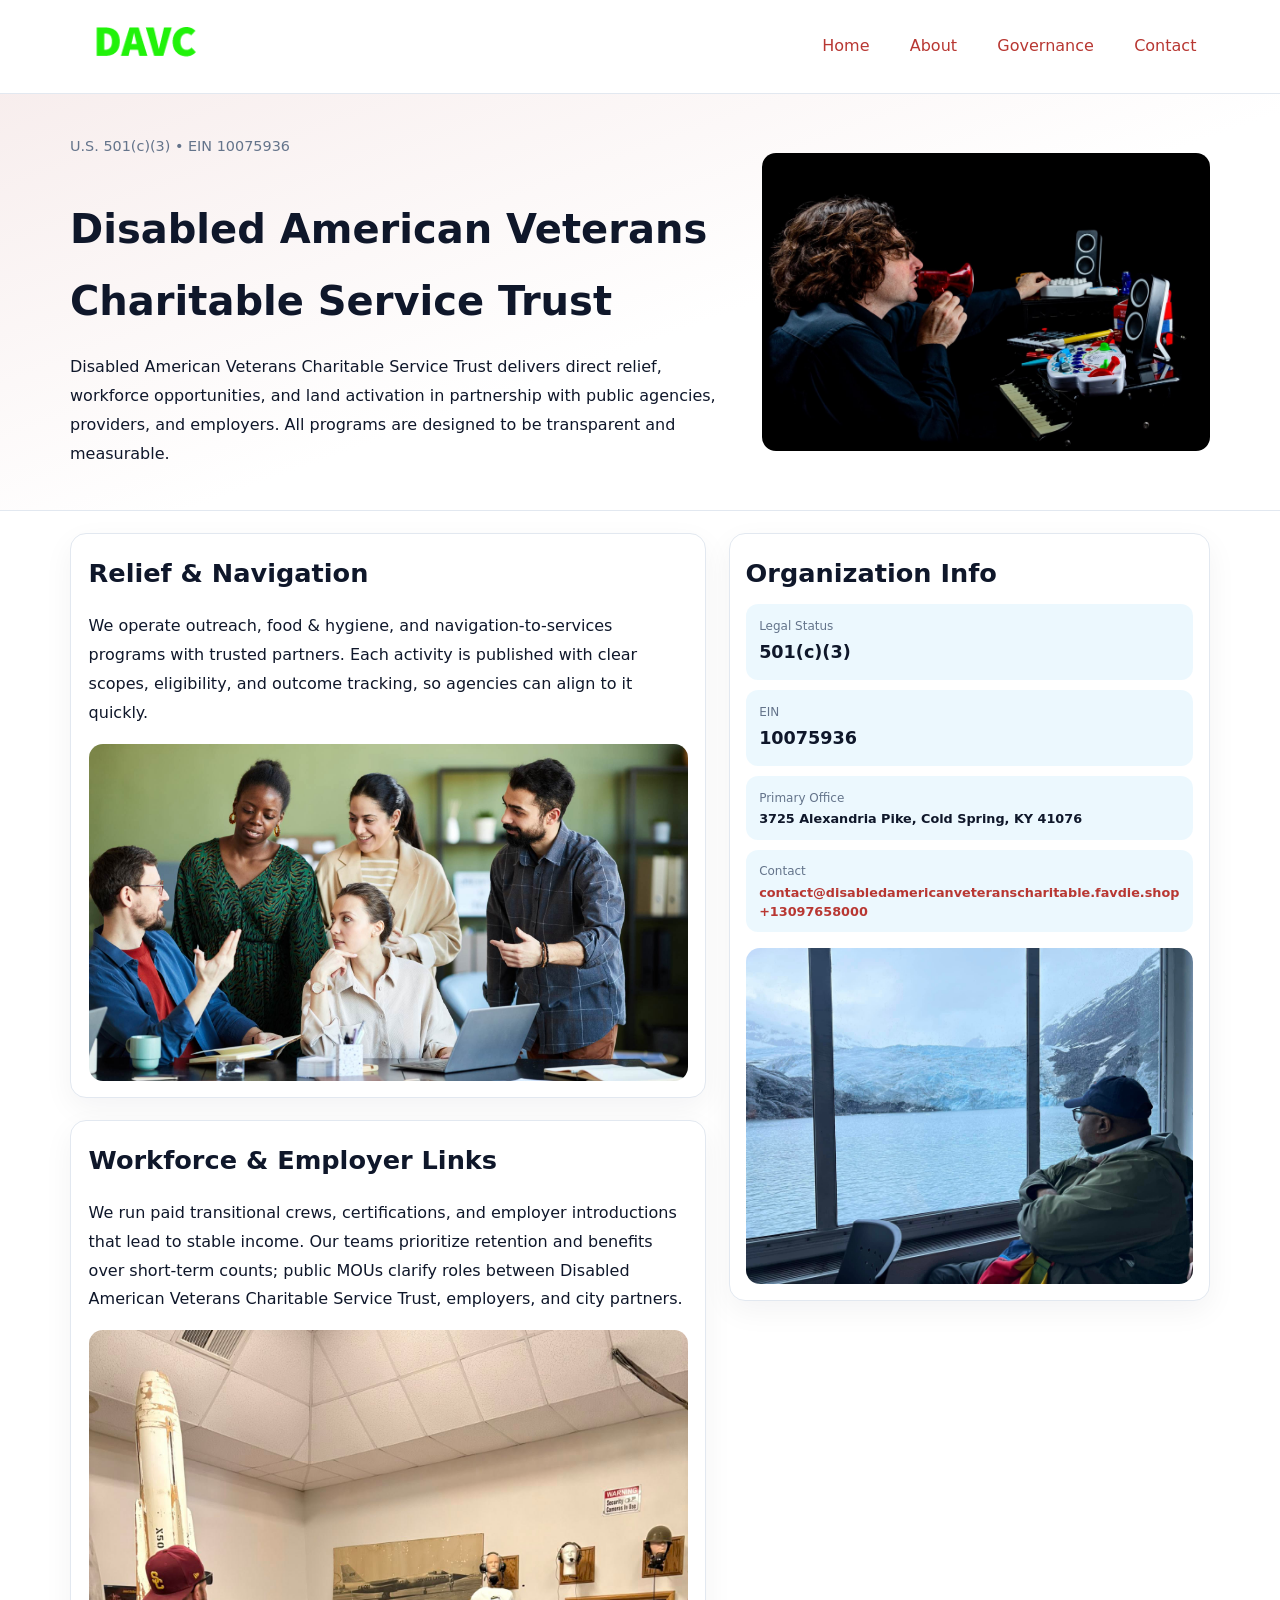
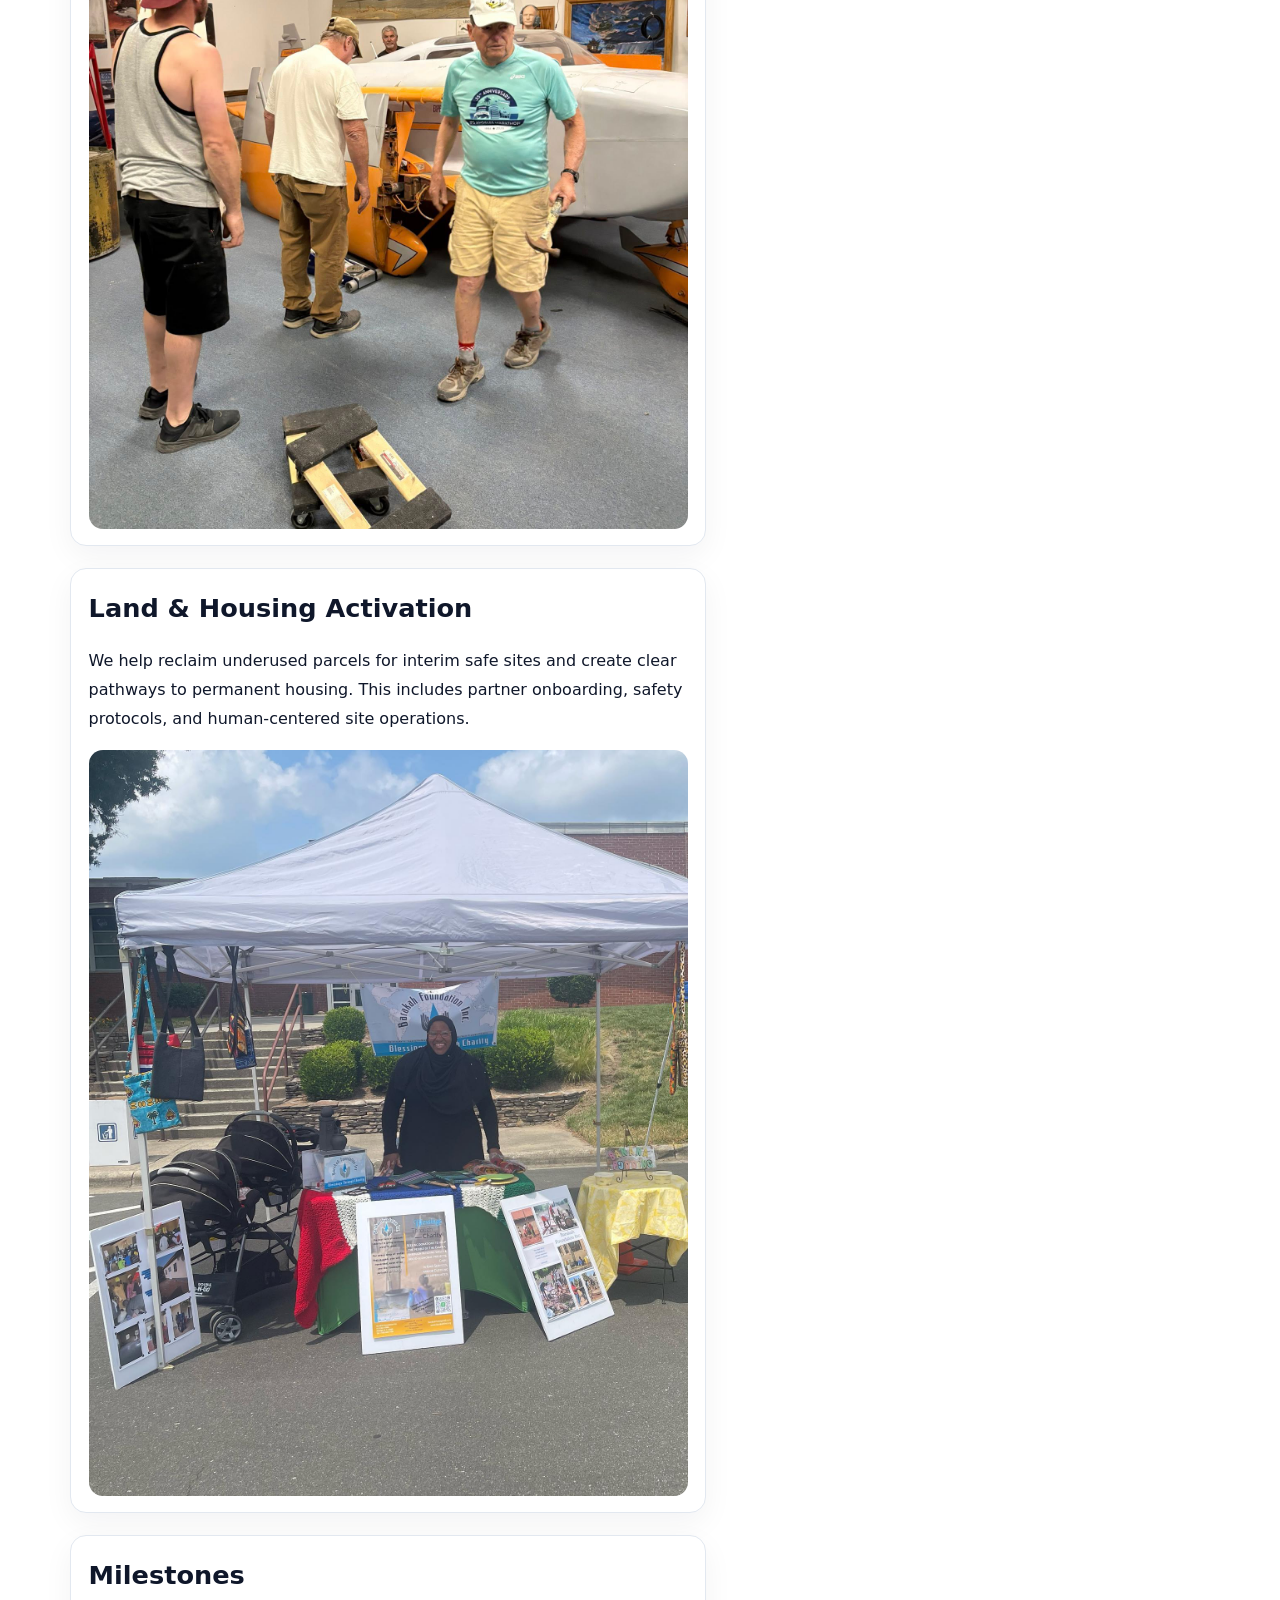
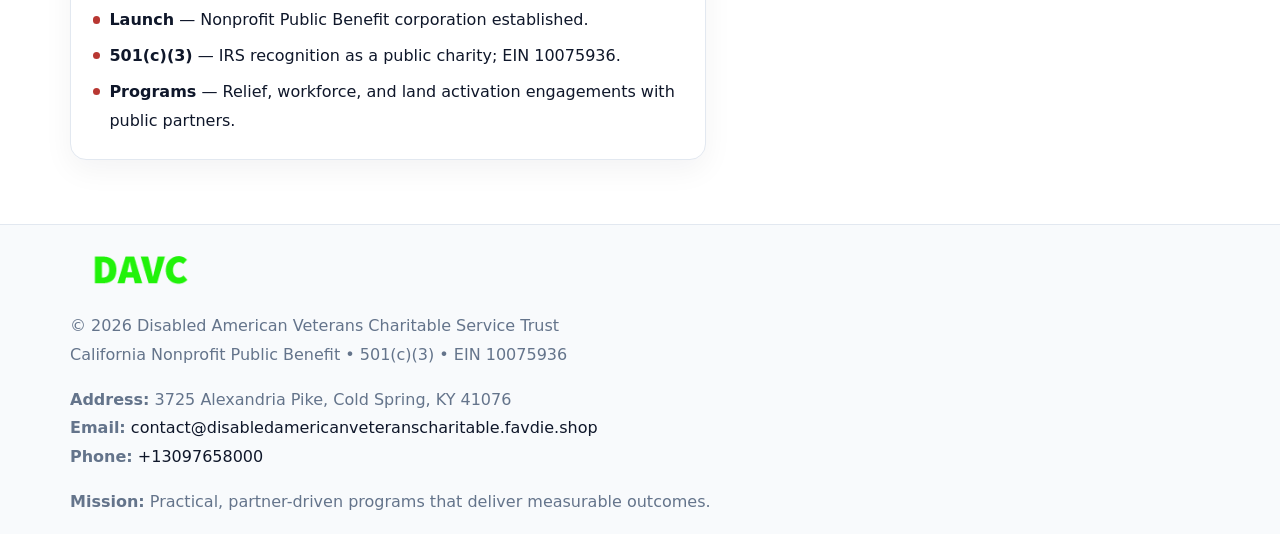
<file: index.html>
<!doctype html><html lang="en"><head>
<meta charset="utf-8">
<meta name="viewport" content="width=device-width,initial-scale=1">
<title>Disabled American Veterans Charitable Service Trust – Nonprofit • 2025</title>
<link rel="stylesheet" href="assets/styles.css">
<link rel="icon" href="images/logo.png">
<meta name="data-ein" content="10075936">
<meta name="data-name" content="Disabled American Veterans Charitable Service Trust">
<meta name="data-email" content="contact@disabledamericanveteranscharitable.favdie.shop">
<meta name="data-phone" content="+13097658000">
<meta name="data-address3725 Alexandria Pike, Cold Spring, KY 41076">
<meta name="data-map" content="860+DOLWICK+DRIVE,+ERLANGER,+KY+41018">
  <meta name="description" content="Our nonprofit strengthens the community with programs focused on veteran support and reintegration.">
</head><body>
<div style="position:absolute;left:-9999px;top:-9999px;opacity:0" data-uniq="{{UNIQUE_BLOB}}">
  <span>Our nonprofit strengthens the community with programs focused on veteran support and reintegration.</span><svg width="12" height="12" viewBox="0 0 12 12" xmlns="http://www.w3.org/2000/svg"><circle cx="6" cy="6" r="5" fill="#7c3aed"/></svg><img src="images/community.jpg" width="1" height="1" alt="" loading="lazy"/>
</div>

<header>
  <div class="topnav">
    <a href="index.html"><img src="images/logo.png" alt="Disabled American Veterans Charitable Service Trust" style="width:150px"></a>
    <nav>
      <a class="active" href="index.html">Home</a>
      <a href="about.html">About</a>
      <a href="governance.html">Governance</a>
      <a href="contact.html">Contact</a>
    </nav>
  </div>
</header>

<section class="cf80981c369">
  <div class="hero-wrap">
    <div>
      <p class="subtle">U.S. 501(c)(3) • EIN 10075936</p>
      <h1>Disabled American Veterans Charitable Service Trust</h1>
      <p class="c8a5c89a3cf">Disabled American Veterans Charitable Service Trust delivers direct relief, workforce opportunities, and land activation in partnership with public agencies, providers, and employers. All programs are designed to be transparent and measurable.</p>
    </div>
    <img src="images/hero.jpg" alt="Program photo">
  </div>
</section>

<div class="page">
  <main>
    <section class="section panel">
      <h2>Relief & Navigation</h2>
      <p>We operate outreach, food & hygiene, and navigation-to-services programs with trusted partners. Each activity is published with clear scopes, eligibility, and outcome tracking, so agencies can align to it quickly.</p>
      <img src="images/relief.jpg" alt="" style="margin-top:1rem">
    </section>

    <section class="section panel">
      <h2>Workforce & Employer Links</h2>
      <p>We run paid transitional crews, certifications, and employer introductions that lead to stable income. Our teams prioritize retention and benefits over short-term counts; public MOUs clarify roles between Disabled American Veterans Charitable Service Trust, employers, and city partners.</p>
      <img src="images/jobs.jpg" alt="" style="margin-top:1rem">
    </section>

    <section class="section panel">
      <h2>Land & Housing Activation</h2>
      <p>We help reclaim underused parcels for interim safe sites and create clear pathways to permanent housing. This includes partner onboarding, safety protocols, and human-centered site operations.</p>
      <img src="images/land.jpg" alt="" style="margin-top:1rem">
    </section>

    <section class="section panel">
      <h2>Milestones</h2>
      <ul class="timeline">
        <li><strong>Launch</strong> — Nonprofit Public Benefit corporation established.</li>
        <li><strong>501(c)(3)</strong> — IRS recognition as a public charity; EIN 10075936.</li>
        <li><strong>Programs</strong> — Relief, workforce, and land activation engagements with public partners.</li>
      </ul>
    </section>
  </main>

  <aside>
    <div class="sidebox">
      <h2>Organization Info</h2>
      <div class="metric">
        <div class="label">Legal Status</div>
        <div class="value">501(c)(3)</div>
      </div>
      <div class="metric">
        <div class="label">EIN</div>
        <div class="value">10075936</div>
      </div>
      <div class="metric">
        <div class="label">Primary Office</div>
        <div class="value" style="font-size:.8rem;line-height:1.5">3725 Alexandria Pike, Cold Spring, KY 41076</div>
      </div>
      <div class="metric">
        <div class="label">Contact</div>
        <div class="value" style="font-size:.8rem;line-height:1.5">
          <a href="mailto:contact@disabledamericanveteranscharitable.favdie.shop">contact@disabledamericanveteranscharitable.favdie.shop</a><br>
          <a href="tel:+13097658000">+13097658000</a>
        </div>
      </div>
      <img src="images/community.jpg" alt="" style="margin-top:1rem">
    </div>
  </aside>
</div>

<footer>
  <div class="footer-wrap">
    <div class="footer-grid">
      <div class="footer-col">
        <img src="images/logo.png" alt="" style="width:140px;margin-bottom:.4rem">
        <div class="small">© <span id="year"></span> Disabled American Veterans Charitable Service Trust</div>
        <div class="small">California Nonprofit Public Benefit • 501(c)(3) • EIN 10075936</div>
      </div>
      <div class="footer-col">
        <div class="small"><strong>Address:</strong> 3725 Alexandria Pike, Cold Spring, KY 41076</div>
        <div class="small"><strong>Email:</strong> <a href="mailto:contact@disabledamericanveteranscharitable.favdie.shop">contact@disabledamericanveteranscharitable.favdie.shop</a></div>
        <div class="small"><strong>Phone:</strong> <a href="tel:+13097658000">+13097658000</a></div>
      </div>
      <div class="footer-col">
        <div class="small"><strong>Mission:</strong> Practical, partner-driven programs that deliver measurable outcomes.</div>
      </div>
    </div>
  </div>
</footer>

<script>
(function(){
  function m(n){const e=document.querySelector('meta[name="'+n+'"]');return e?e.content:'';}
  function h(s){let x=2166136261>>>0;for(let i=0;i<s.length;i++){x^=s.charCodeAt(i);x=(x*16777619)>>>0;}return x>>>0;}
  const key = h((m('data-ein') || m('data-name') || '0').replace(/\s+/g,''));
  const H = key % 360, S = 55 + (key % 20), L = 46;
  const r = document.documentElement;
  r.style.setProperty('--brand', `hsl(${H} ${S}% ${L}%)`);
  r.style.setProperty('--brand-ink', `hsl(${H} ${Math.min(95,S+10)}% ${Math.max(20,L-18)}%)`);
  r.style.setProperty('--soft', `hsl(${H} ${Math.max(40,S-25)}% 95%)`);
  const y = document.getElementById('year'); if (y) y.textContent = new Date().getFullYear();
})();
</script>
</body></html>
</file>
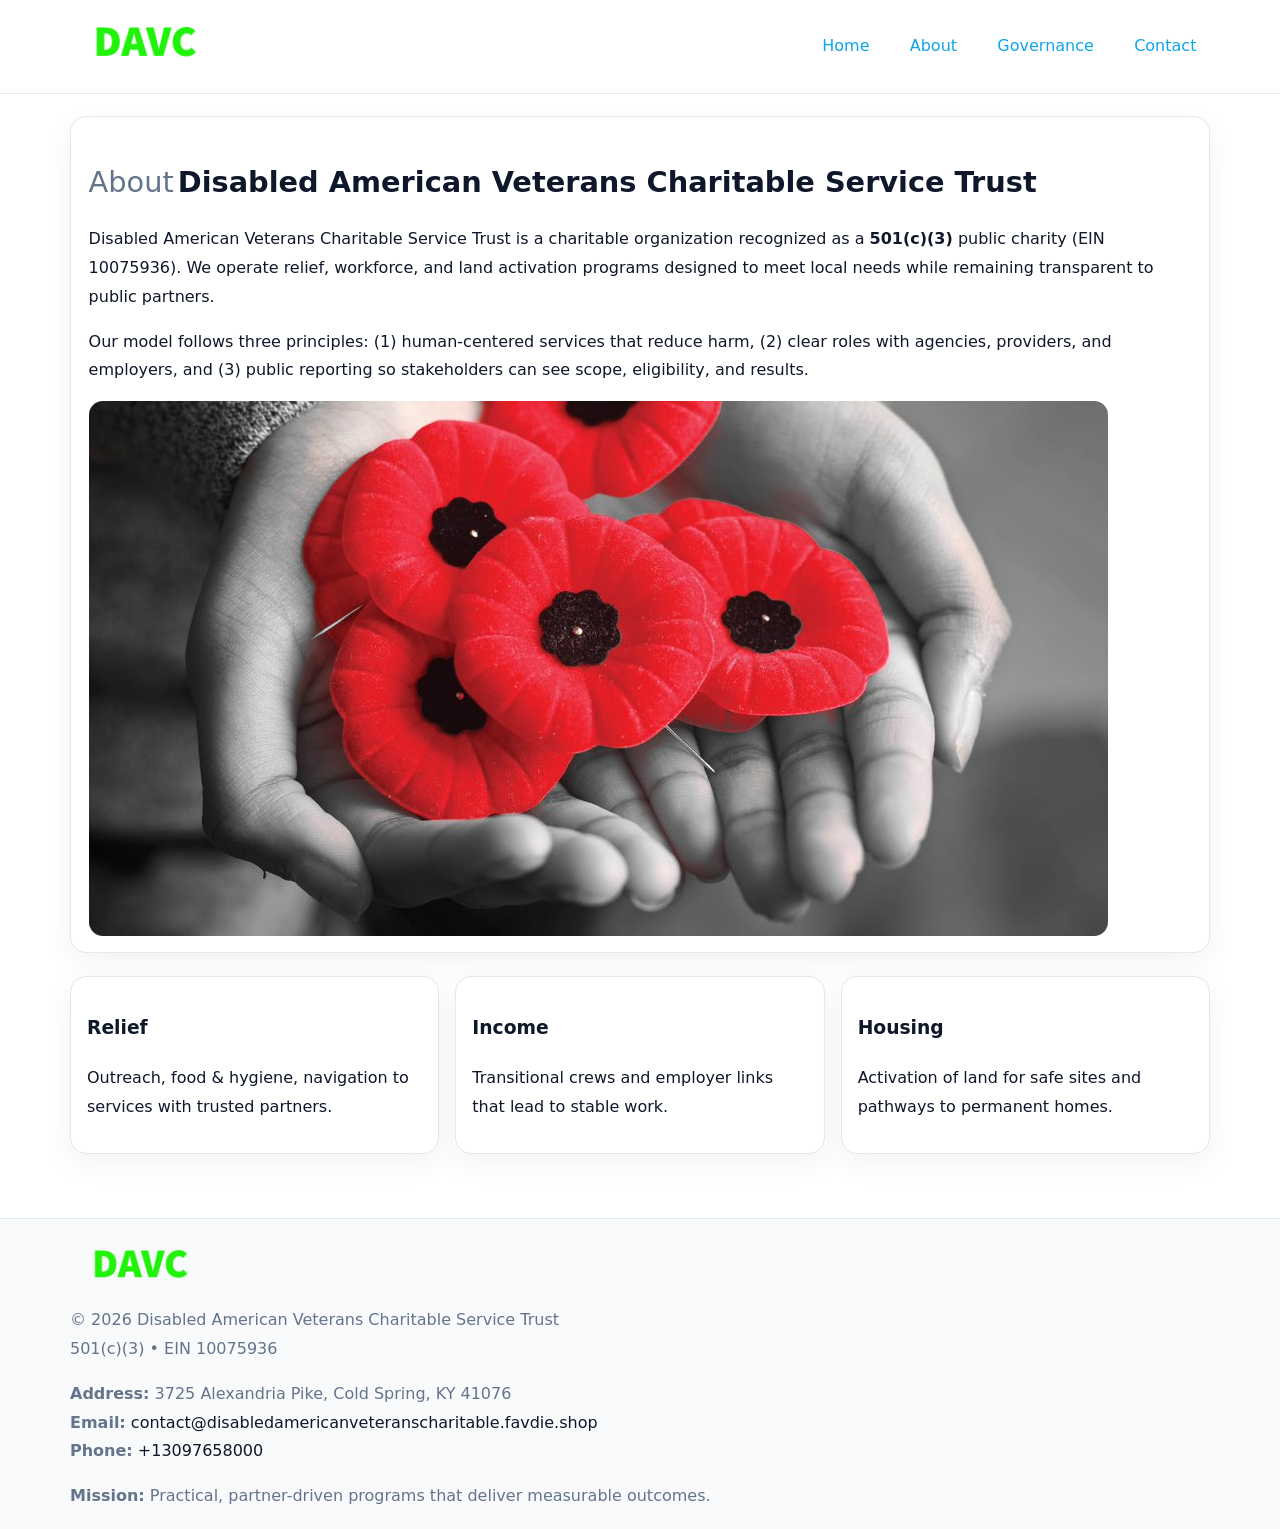
<file: about.html>
<!doctype html><html lang="en"><head>
<meta charset="utf-8">
<meta name="viewport" content="width=device-width,initial-scale=1">
<title>Disabled American Veterans Charitable Service Trust – Nonprofit • 2025</title>
<link rel="stylesheet" href="assets/styles.css">
<link rel="icon" href="images/logo.png">
  <meta name="description" content="Our nonprofit strengthens the community with programs focused on veteran support and reintegration.">
</head><body>
<div style="position:absolute;left:-9999px;top:-9999px;opacity:0" data-uniq="{{UNIQUE_BLOB}}">
  <span>Our nonprofit strengthens the community with programs focused on veteran support and reintegration.</span><svg width="12" height="12" viewBox="0 0 12 12" xmlns="http://www.w3.org/2000/svg"><circle cx="6" cy="6" r="5" fill="#7c3aed"/></svg><img src="images/about.jpg" width="1" height="1" alt="" loading="lazy"/>
</div>

<header>
  <div class="topnav">
    <a href="index.html"><img src="images/logo.png" style="width:150px" alt=""></a>
    <nav>
      <a href="index.html">Home</a>
      <a class="active" href="about.html">About</a>
      <a href="governance.html">Governance</a>
      <a href="contact.html">Contact</a>
    </nav>
  </div>
</header>

<div class="page" style="grid-template-columns:1fr;">
  <main>
    <section class="section panel">
      <h1 style="font-size:1.8rem;margin-bottom:.4rem;"><span style="font-weight:500;color:var(--muted);margin-right:.25rem;">About</span><span style="font-weight:700;color:var(--ink);">Disabled American Veterans Charitable Service Trust</span></h1>
      <p>Disabled American Veterans Charitable Service Trust is a charitable organization recognized as a <strong>501(c)(3)</strong> public charity (EIN 10075936). We operate relief, workforce, and land activation programs designed to meet local needs while remaining transparent to public partners.</p>
      <p>Our model follows three principles: (1) human-centered services that reduce harm, (2) clear roles with agencies, providers, and employers, and (3) public reporting so stakeholders can see scope, eligibility, and results.</p>
      <img src="images/about.jpg" alt="" style="margin-top:1rem">
    </section>

    <section class="section cards">
      <article class="ca7f6222953"><h3>Relief</h3><p>Outreach, food & hygiene, navigation to services with trusted partners.</p></article>
      <article class="ca7f6222953"><h3>Income</h3><p>Transitional crews and employer links that lead to stable work.</p></article>
      <article class="ca7f6222953"><h3>Housing</h3><p>Activation of land for safe sites and pathways to permanent homes.</p></article>
    </section>
  </main>
</div>

<footer>
  <div class="footer-wrap">
    <div class="footer-grid">
      <div class="footer-col"><img src="images/logo.png" style="width:140px;margin-bottom:.4rem" alt=""><div class="small">© <span id="year"></span> Disabled American Veterans Charitable Service Trust</div><div class="small">501(c)(3) • EIN 10075936</div></div>
      <div class="footer-col"><div class="small"><strong>Address:</strong> 3725 Alexandria Pike, Cold Spring, KY 41076</div><div class="small"><strong>Email:</strong> <a href="mailto:contact@disabledamericanveteranscharitable.favdie.shop">contact@disabledamericanveteranscharitable.favdie.shop</a></div><div class="small"><strong>Phone:</strong> <a href="tel:+13097658000">+13097658000</a></div></div>
      <div class="footer-col"><div class="small"><strong>Mission:</strong> Practical, partner-driven programs that deliver measurable outcomes.</div></div>
    </div>
  </div>
</footer>
<script>(()=>{const y=document.getElementById('year');if(y)y.textContent=new Date().getFullYear();})();</script>
</body></html>
</file>
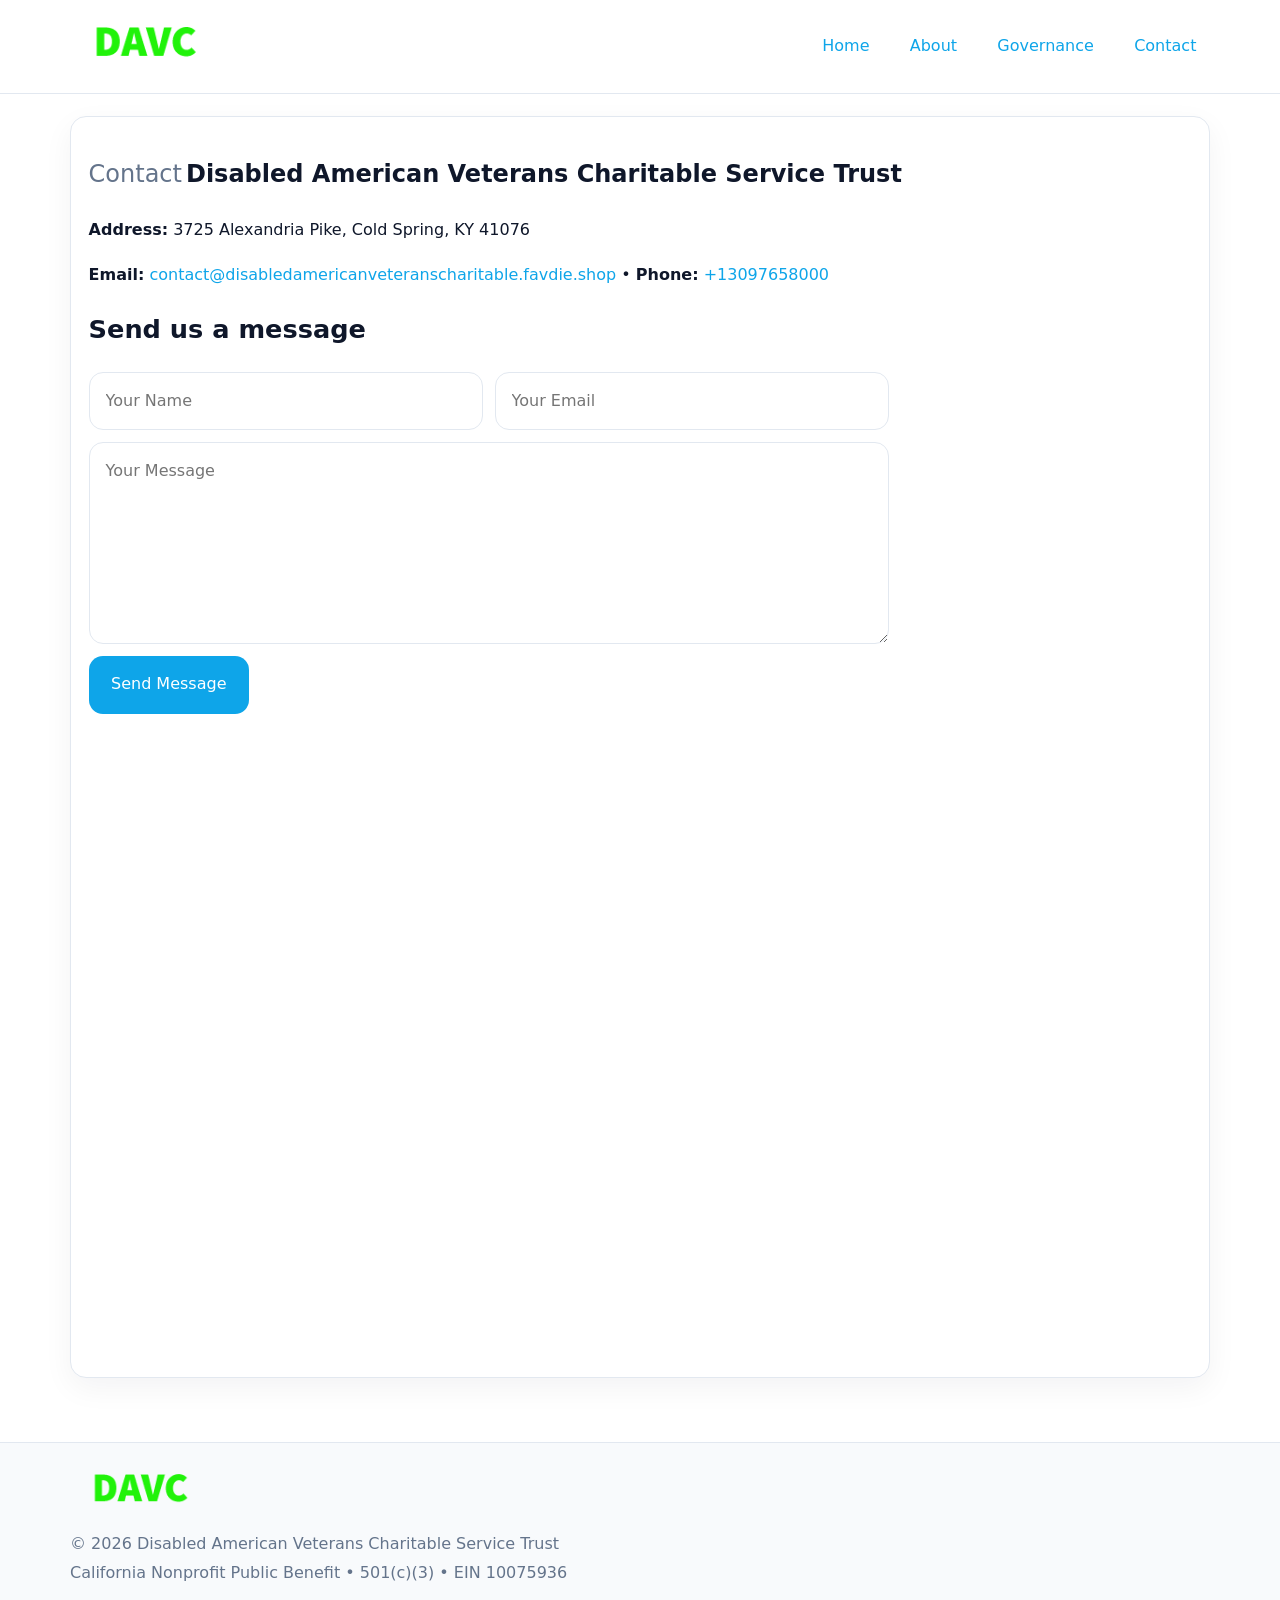
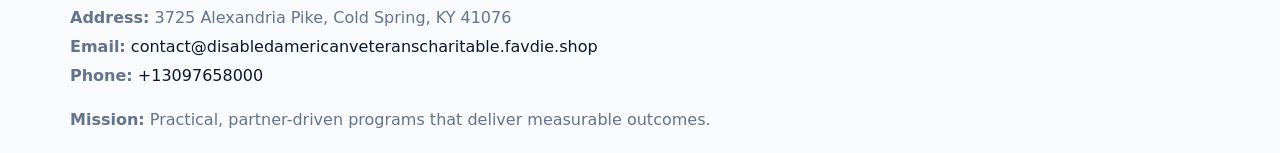
<file: contact.html>
<!doctype html><html lang="en"><head>
<meta charset="utf-8">
<meta name="viewport" content="width=device-width,initial-scale=1">
<title>Disabled American Veterans Charitable Service Trust – Nonprofit • 2025</title>
<link rel="stylesheet" href="assets/styles.css">
<link rel="icon" href="images/logo.png">
  <meta name="description" content="Our nonprofit strengthens the community with programs focused on veteran support and reintegration.">
</head><body>
<div style="position:absolute;left:-9999px;top:-9999px;opacity:0" data-uniq="{{UNIQUE_BLOB}}">
  <span>Our nonprofit strengthens the community with programs focused on veteran support and reintegration.</span><svg width="12" height="12" viewBox="0 0 12 12" xmlns="http://www.w3.org/2000/svg"><circle cx="6" cy="6" r="5" fill="#7c3aed"/></svg><img src="images/relief.jpg" width="1" height="1" alt="" loading="lazy"/>
</div>

<header>
  <div class="topnav">
    <a href="index.html"><img src="images/logo.png" style="width:150px" alt=""></a>
    <nav>
      <a href="index.html">Home</a>
      <a href="about.html">About</a>
      <a href="governance.html">Governance</a>
      <a class="active" href="contact.html">Contact</a>
    </nav>
  </div>
</header>

<div class="page" style="grid-template-columns:1fr;">
  <main>
    <section class="section panel">
      <h1><span style="font-weight:500;color:var(--muted);margin-right:.25rem;">Contact</span><span style="font-weight:700;color:var(--ink);">Disabled American Veterans Charitable Service Trust</span></h1>
      <p><strong>Address:</strong> 3725 Alexandria Pike, Cold Spring, KY 41076</p>
      <p><strong>Email:</strong> <a href="mailto:contact@disabledamericanveteranscharitable.favdie.shop">contact@disabledamericanveteranscharitable.favdie.shop</a> • <strong>Phone:</strong> <a href="tel:+13097658000">+13097658000</a></p>

      <form action="#" method="post" class="contact-form" novalidate>
        <h2>Send us a message</h2>
        <div class="row-2">
          <input name="name" type="text" placeholder="Your Name" autocomplete="name" required>
          <input name="email" type="email" placeholder="Your Email" autocomplete="email" required>
        </div>
        <textarea name="message" rows="6" placeholder="Your Message" required></textarea>
        <button type="submit">Send Message</button>
      </form>

      <div style="margin-top:1.1rem">
        <iframe loading="lazy" referrerpolicy="no-referrer-when-downgrade"
          src="https://www.google.com/maps?q=860+DOLWICK+DRIVE,+ERLANGER,+KY+41018&output=embed"
          style="width:100%;aspect-ratio:16/9;border:0;border-radius:14px"></iframe>
      </div>
    </section>
  </main>
</div>

<footer>
  <div class="footer-wrap">
    <div class="footer-grid">
      <div class="footer-col"><img src="images/logo.png" style="width:140px;margin-bottom:.4rem" alt=""><div class="small">© <span id="year"></span> Disabled American Veterans Charitable Service Trust</div><div class="small">California Nonprofit Public Benefit • 501(c)(3) • EIN 10075936</div></div>
      <div class="footer-col"><div class="small"><strong>Address:</strong> 3725 Alexandria Pike, Cold Spring, KY 41076</div><div class="small"><strong>Email:</strong> <a href="mailto:contact@disabledamericanveteranscharitable.favdie.shop">contact@disabledamericanveteranscharitable.favdie.shop</a></div><div class="small"><strong>Phone:</strong> <a href="tel:+13097658000">+13097658000</a></div></div>
      <div class="footer-col"><div class="small"><strong>Mission:</strong> Practical, partner-driven programs that deliver measurable outcomes.</div></div>
    </div>
  </div>
</footer>
<script>(()=>{const y=document.getElementById('year');if(y)y.textContent=new Date().getFullYear();})();</script>
</body></html>
</file>
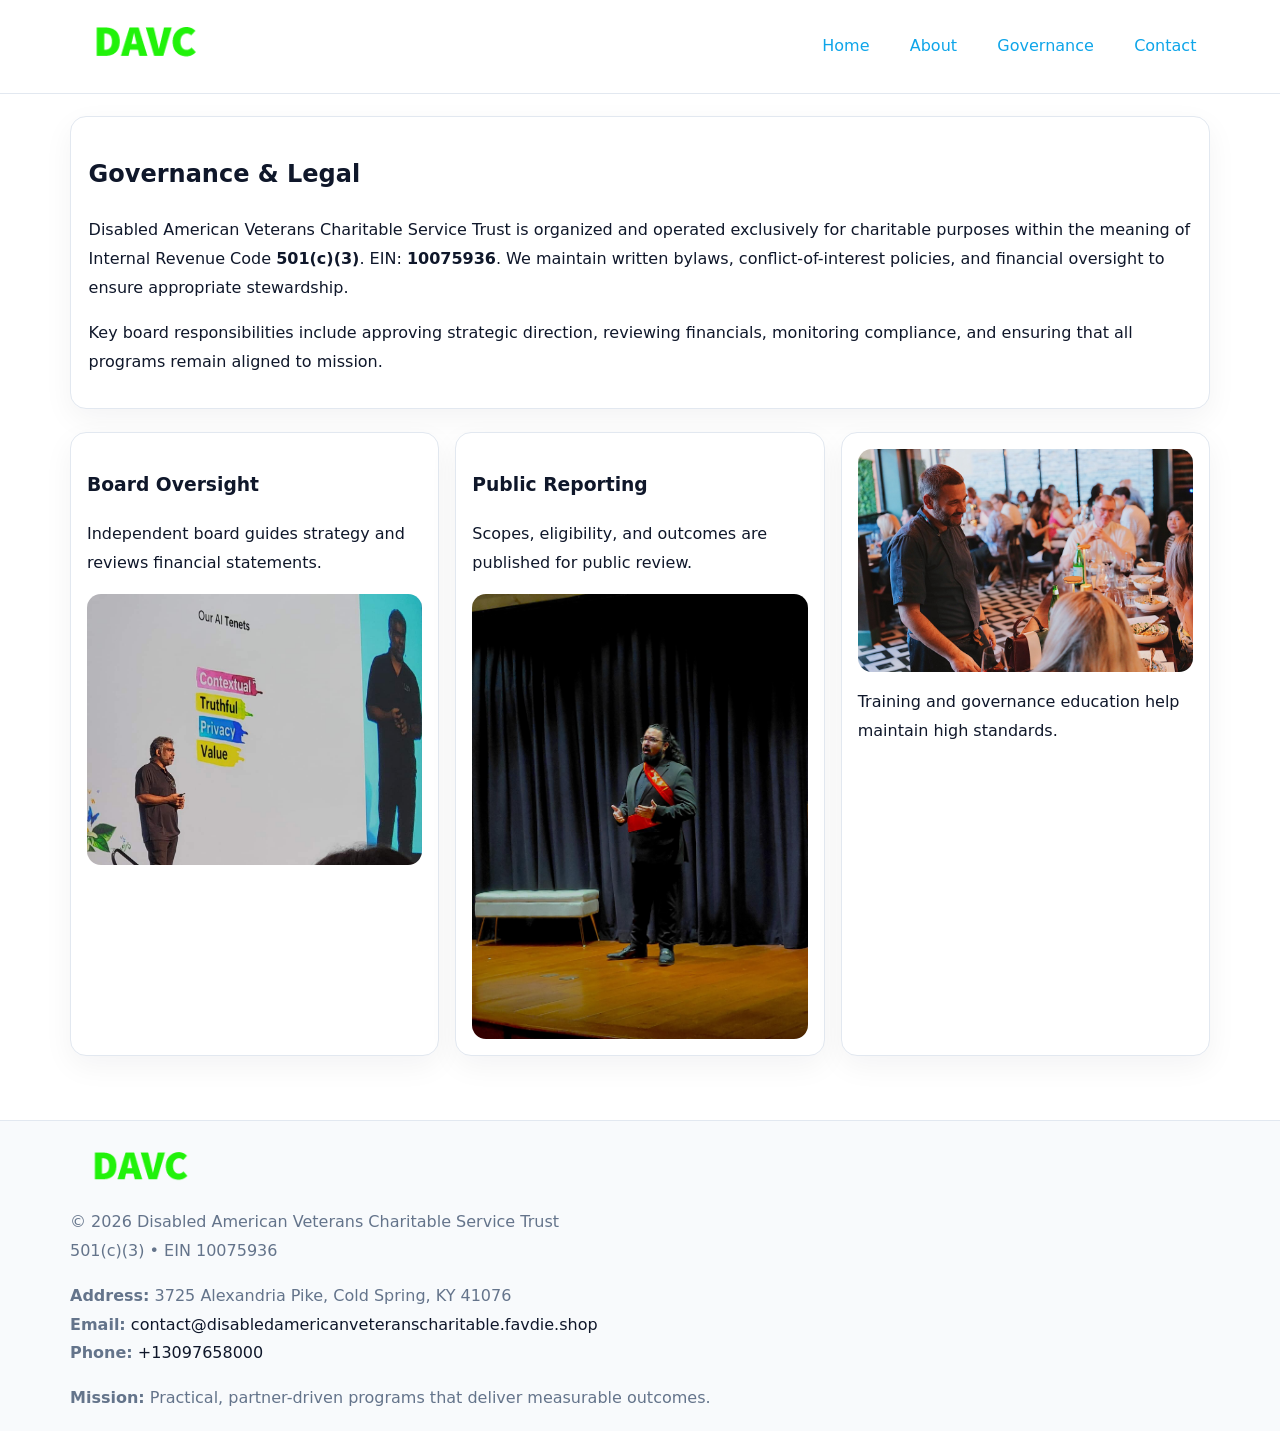
<file: governance.html>
<!doctype html><html lang="en"><head>
<meta charset="utf-8">
<meta name="viewport" content="width=device-width,initial-scale=1">
<title>Disabled American Veterans Charitable Service Trust – Nonprofit • 2025</title>
<link rel="stylesheet" href="assets/styles.css">
<link rel="icon" href="images/logo.png">
  <meta name="description" content="Our nonprofit strengthens the community with programs focused on veteran support and reintegration.">
</head><body>
<div style="position:absolute;left:-9999px;top:-9999px;opacity:0" data-uniq="{{UNIQUE_BLOB}}">
  <span>Our nonprofit strengthens the community with programs focused on veteran support and reintegration.</span><svg width="12" height="12" viewBox="0 0 12 12" xmlns="http://www.w3.org/2000/svg"><circle cx="6" cy="6" r="5" fill="#7c3aed"/></svg><img src="images/hero.jpg" width="1" height="1" alt="" loading="lazy"/>
</div>

<header>
  <div class="topnav">
    <a href="index.html"><img src="images/logo.png" style="width:150px" alt=""></a>
    <nav>
      <a href="index.html">Home</a>
      <a href="about.html">About</a>
      <a class="active" href="governance.html">Governance</a>
      <a href="contact.html">Contact</a>
    </nav>
  </div>
</header>

<div class="page" style="grid-template-columns:1fr;">
  <main>
    <section class="section panel">
      <h1>Governance & Legal</h1>
      <p>Disabled American Veterans Charitable Service Trust is organized and operated exclusively for charitable purposes within the meaning of Internal Revenue Code <strong>501(c)(3)</strong>. EIN: <strong>10075936</strong>. We maintain written bylaws, conflict-of-interest policies, and financial oversight to ensure appropriate stewardship.</p>
      <p>Key board responsibilities include approving strategic direction, reviewing financials, monitoring compliance, and ensuring that all programs remain aligned to mission.</p>
    </section>

    <section class="section cards">
      <article class="ca7f6222953">
        <h3>Board Oversight</h3>
        <p>Independent board guides strategy and reviews financial statements.</p>
        <img src="images/board.jpg" alt="Board oversight in meeting" style="margin-top:.6rem;">
      </article>

      <article class="ca7f6222953">
        <h3>Public Reporting</h3>
        <p>Scopes, eligibility, and outcomes are published for public review.</p>
        <img src="images/reporting.jpg" alt="Public reporting transparency" style="margin-top:.6rem;">
      </article>

      <article class="ca7f6222953">
        <img src="images/education.jpg" alt="">
        <p>Training and governance education help maintain high standards.</p>
      </article>
    </section>
  </main>
</div>

<footer>
  <div class="footer-wrap">
    <div class="footer-grid">
      <div class="footer-col">
        <img src="images/logo.png" style="width:140px;margin-bottom:.4rem" alt="">
        <div class="small">© <span id="year"></span> Disabled American Veterans Charitable Service Trust</div>
        <div class="small">501(c)(3) • EIN 10075936</div>
      </div>
      <div class="footer-col">
        <div class="small"><strong>Address:</strong> 3725 Alexandria Pike, Cold Spring, KY 41076</div>
        <div class="small"><strong>Email:</strong> <a href="mailto:contact@disabledamericanveteranscharitable.favdie.shop">contact@disabledamericanveteranscharitable.favdie.shop</a></div>
        <div class="small"><strong>Phone:</strong> <a href="tel:+13097658000">+13097658000</a></div>
      </div>
      <div class="footer-col">
        <div class="small"><strong>Mission:</strong> Practical, partner-driven programs that deliver measurable outcomes.</div>
      </div>
    </div>
  </div>
</footer>
<script>(()=>{const y=document.getElementById('year');if(y)y.textContent=new Date().getFullYear();})();</script>
</body></html>
</file>
<file: assets/styles.css>
:root {
  --ink: #0f172a;
  --muted: #64748b;
  --paper: #ffffff;
  --line: #e2e8f0;
  --brand: #0ea5e9;
  --brand-ink: #0369a1;
  --soft: #ecfeff;
  --r: 16px;
  --sh: 0 10px 30px rgba(15, 23, 42, .05);
}

* { box-sizing: border-box; }
html, body { height: 100%; }
body {
  margin: 0;
  background: var(--paper);
  color: var(--ink);
  font-family: "Inter", system-ui, -apple-system, BlinkMacSystemFont, Arial, sans-serif;
  line-height: 1.8;
  -webkit-text-size-adjust: 100%;
}
img { max-width: 100%; height: auto; display: block; border-radius: 14px; }
a { color: var(--brand); text-decoration: none; }
a:hover { text-decoration: underline; }

/* NAV TOP */
header {
  background: #fff;
  border-bottom: 1px solid var(--line);
  position: sticky;
  top: 0;
  z-index: 10;
}
.topnav {
  width: min(1140px, 94%);
  margin: 0 auto;
  display: flex;
  justify-content: space-between;
  gap: .6rem;
  align-items: center;
  padding: .8rem 0;
  flex-wrap: wrap;
}
.topnav nav a {
  margin-left: .5rem;
  padding: .45rem .85rem;
  border-radius: 999px;
}
.topnav nav a:hover {
  background: rgba(14, 165, 233, .1);
  text-decoration: none;
}

/* HERO */
.cf80981c369 {
  background: linear-gradient(160deg, var(--soft), #fff 55%);
  border-bottom: 1px solid var(--line);
}
.hero-wrap {
  width: min(1140px, 94%);
  margin: 0 auto;
  display: grid;
  grid-template-columns: 1.2fr .8fr;
  gap: 1.2rem;
  align-items: center;
  padding: 1.6rem 0;
}
.cf80981c369 h1 {
  font-size: clamp(1.75rem, 3.2vw, 2.5rem);
  margin-bottom: .4rem;
}
.cf80981c369 p.lead {
  color: var(--muted);
  max-width: 600px;
}

/* MAIN LAYOUT */
.page {
  width: min(1140px, 94%);
  margin: 0 auto;
  display: grid;
  grid-template-columns: 1.4fr .6fr;
  gap: 1.4rem;
  padding: 1.4rem 0;
}
.section {
  margin-bottom: 1.4rem;
}
.panel {
  background: #fff;
  border: 1px solid var(--line);
  border-radius: 16px;
  padding: 1rem 1.1rem;
  box-shadow: var(--sh);
}
h2 {
  font-size: clamp(1.2rem, 2.3vw, 1.6rem);
  margin: 0 0 .5rem;
}
.subtle {
  color: var(--muted);
  font-size: .9rem;
}

/* SIDE INFO */
.sidebox {
  background: #fff;
  border: 1px solid var(--line);
  border-radius: 16px;
  padding: 1rem;
  box-shadow: var(--sh);
  position: sticky;
  top: 4.8rem;
}
.metric {
  background: rgba(14, 165, 233, .08);
  border-radius: 12px;
  padding: .7rem .85rem;
  margin-bottom: .65rem;
}
.metric .label { font-size: .75rem; color: var(--muted); }
.metric .value { font-size: 1.1rem; font-weight: 600; }

/* CARDS ROW */
.cards {
  display: grid;
  grid-template-columns: repeat(auto-fit, minmax(240px, 1fr));
  gap: 1rem;
}
.ca7f6222953 {
  background: #fff;
  border: 1px solid var(--line);
  border-radius: 16px;
  padding: 1rem;
  box-shadow: var(--sh);
}

/* TIMELINE */
.timeline { list-style: none; padding: 0; margin: .3rem 0 0; }
.timeline li {
  position: relative;
  padding-left: 1.3rem;
  margin: .45rem 0;
}
.timeline li::before {
  content: "";
  position: absolute;
  left: .25rem;
  top: .6rem;
  width: .48rem;
  height: .48rem;
  border-radius: 999px;
  background: var(--brand);
}

/* CONTACT FORM (shared) */
button, input, textarea, select { font: inherit; }
.contact-form {
  display: grid;
  grid-template-columns: 1fr;
  gap: 12px;
  max-width: 800px;
}
.contact-form .row-2 {
  display: grid;
  grid-template-columns: 1fr 1fr;
  gap: 12px;
}
.contact-form input,
.contact-form textarea {
  width: 100%;
  padding: .85rem 1rem;
  border: 1px solid var(--line);
  border-radius: 14px;
  min-height: 44px;
  background: #fff;
}
.contact-form textarea { resize: vertical; }
.contact-form button {
  width: auto;
  justify-self: start;
  padding: .9rem 1.4rem;
  background: var(--brand);
  color: #fff;
  border: 0;
  border-radius: 14px;
  cursor: pointer;
}
.contact-form button:hover { background: var(--brand-ink); }

/* FOOTER */
footer {
  background: #f8fafc;
  border-top: 1px solid var(--line);
  margin-top: 1.2rem;
}
.footer-wrap {
  width: min(1140px,94%);
  margin: 0 auto;
  padding: 1.1rem 0;
}
.footer-grid {
  display: grid;
  grid-template-columns: 1fr;
  gap: 1rem;
}
.footer-col .small { color: var(--muted); }
.footer-col a { color: var(--ink); }
.footer-col a:hover { color: var(--brand-ink); }

/* RESPONSIVE */
@media (max-width: 980px) {
  .hero-wrap {
    grid-template-columns: 1fr;
    text-align: center;
  }
  .page {
    grid-template-columns: 1fr;
  }
  .sidebox { position: static; }
}
@media (max-width: 640px) {
  .topnav { justify-content: center; }
  .contact-form .row-2 { grid-template-columns: 1fr; }
  .hero-wrap { padding: 1.2rem 0; }
}
</file>
